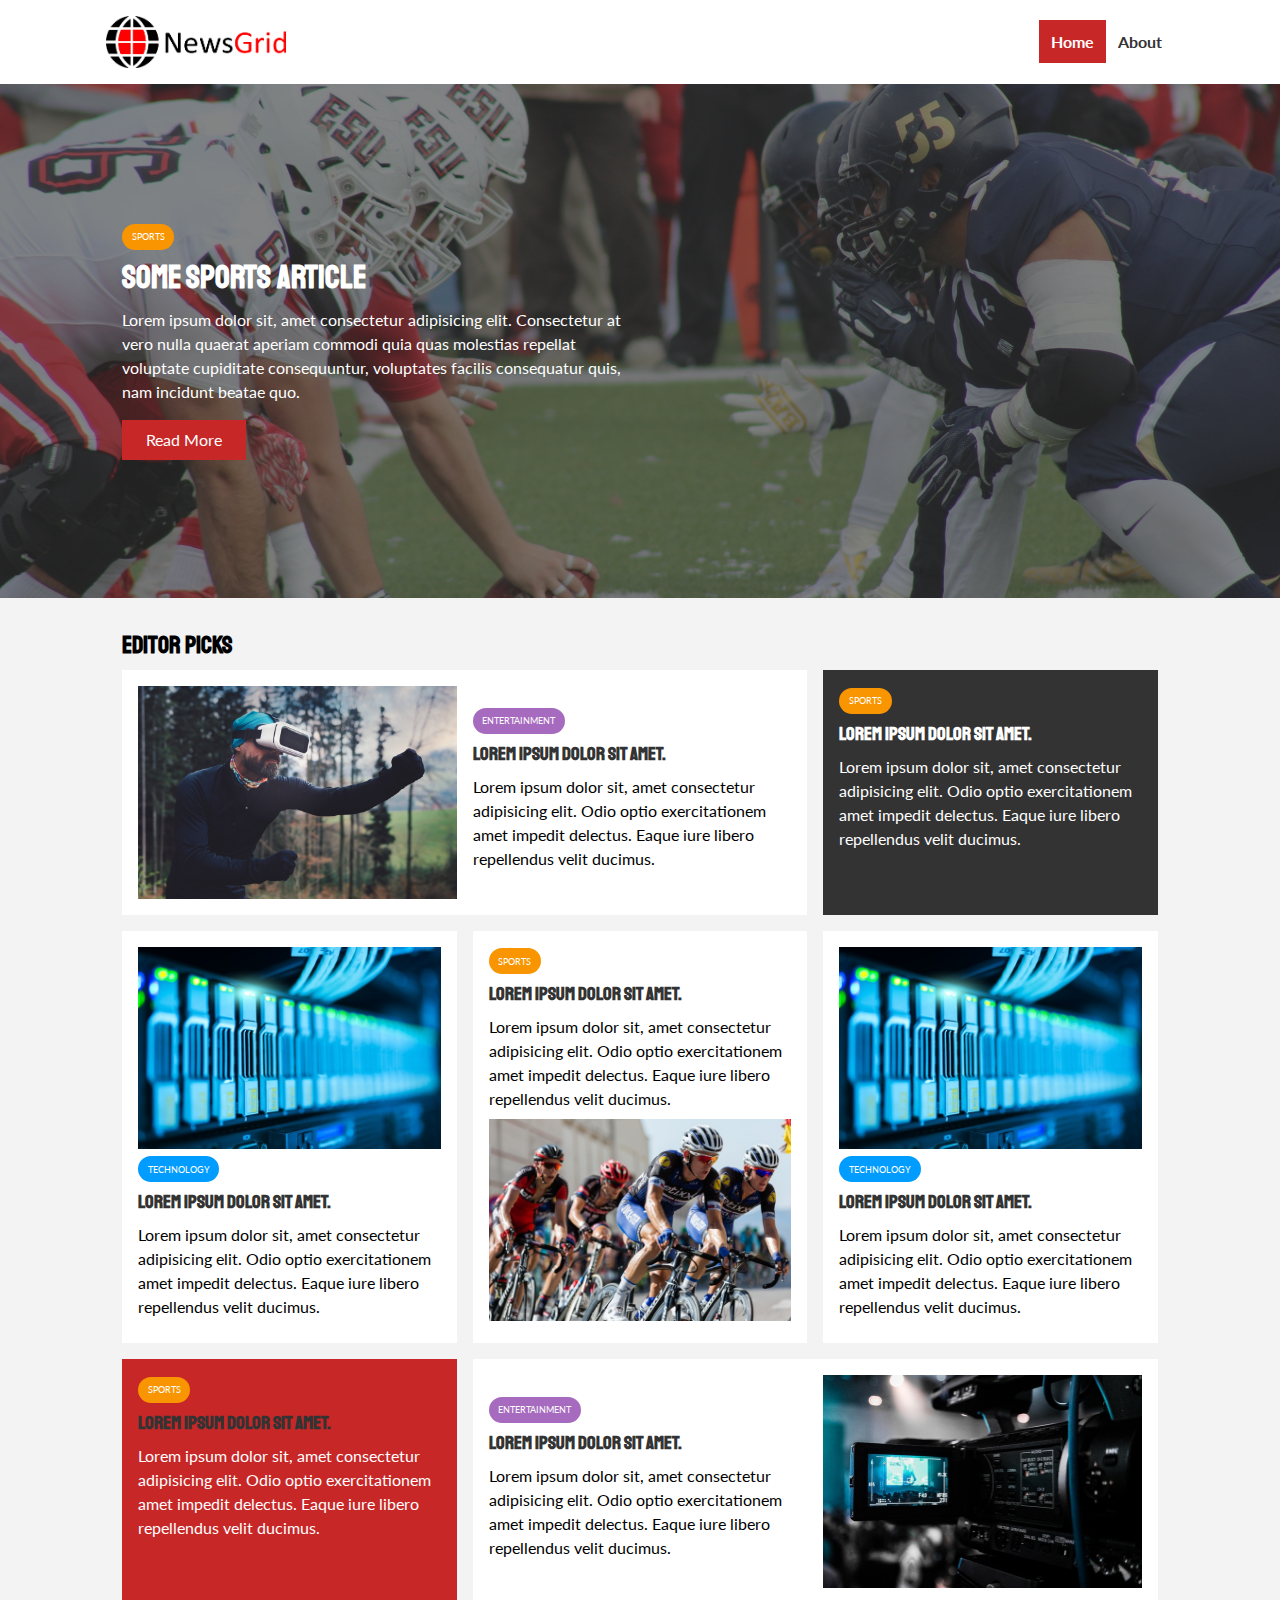
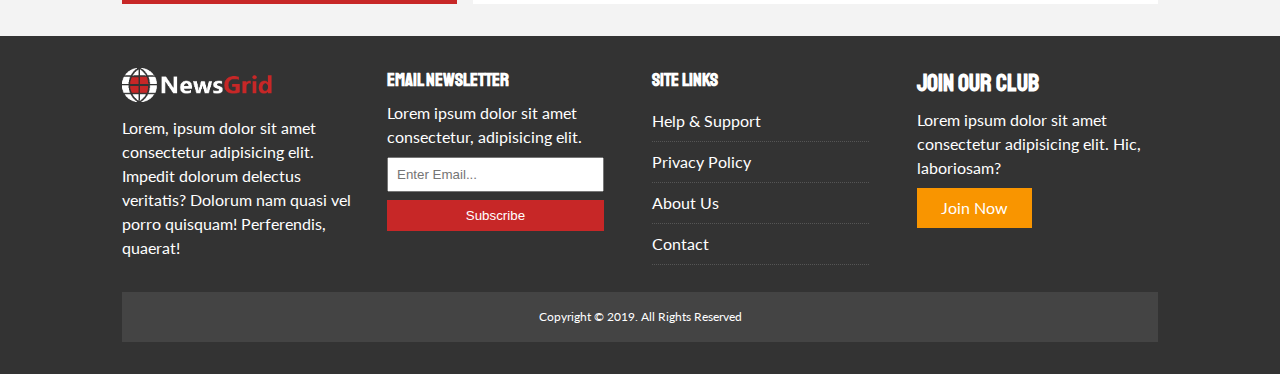
<file: index.html>
<!DOCTYPE html>
<html lang="en">
  <head>
    <meta charset="UTF-8" />
    <meta name="viewport" content="width=device-width, initial-scale=1.0" />
    <meta http-equiv="X-UA-Compatible" content="ie=edge" />
    <link
      rel="stylesheet"
      href="https://use.fontawesome.com/releases/v5.8.1/css/all.css"
      integrity="sha384-50oBUHEmvpQ+1lW4y57PTFmhCaXp0ML5d60M1M7uH2+nqUivzIebhndOJK28anvf"
      crossorigin="anonymous"
    />
    <link
      href="https://fonts.googleapis.com/css?family=Lato|Staatliches"
      rel="stylesheet"
    />
    <link rel="stylesheet" href="css/style.css" />
    <link
      rel="stylesheet"
      media="screen and (max-width: 768px)"
      href="css/mobile.css"
    />
    <link rel="shortcut icon" type="image/x-icon" href="/favicon.ico" />
    <link rel="shortcut icon" type="image/x-icon" href="favicon.ico" />
    <title>NewsGrid | Latest News</title>
  </head>
  <body>
    <nav id="main-nav">
      <div class="container">
        <img src="logo.png" alt="NewsGrid" class="logo" />
        <div class="social">
          <a href="http://facebook.com" target="_blank"
            ><i class="fab fa-facebook fa-2x"></i
          ></a>
          <a href="http://twitter.com" target="_blank"
            ><i class="fab fa-twitter fa-2x"></i
          ></a>
          <a href="http://instagram.com" target="_blank"
            ><i class="fab fa-instagram fa-2x"></i
          ></a>
          <a href="http://youtube.com" target="_blank"
            ><i class="fab fa-youtube fa-2x"></i
          ></a>
        </div>
        <ul>
          <li><a class="current" href="index.html">Home</a></li>
          <li><a href="about.html">About</a></li>
        </ul>
      </div>
    </nav>
    <!-- Showcase -->
    <header id="showcase">
      <div class="container">
        <div class="showcase-container">
          <div class="showcase-content">
            <div class="category category-sports">Sports</div>
            <h1>Some Sports Article</h1>
            <p>
              Lorem ipsum dolor sit, amet consectetur adipisicing elit.
              Consectetur at vero nulla quaerat aperiam commodi quia quas
              molestias repellat voluptate cupiditate consequuntur, voluptates
              facilis consequatur quis, nam incidunt beatae quo.
            </p>
            <a href="article.html" class="btn btn-primary">Read More</a>
          </div>
        </div>
      </div>
    </header>
    <!-- Home Articles -->
    <section id="home-articles" class="py-2">
      <div class="container">
        <h2>Editor Picks</h2>
        <div class="articles-container">
          <article class="card">
            <img src="img/articles/ent1.jpg" alt="" />
            <div>
              <div class="category category-ent">Entertainment</div>
              <h3>
                <a href="article.html">Lorem ipsum dolor sit amet.</a>
              </h3>
              <p>
                Lorem ipsum dolor sit, amet consectetur adipisicing elit. Odio
                optio exercitationem amet impedit delectus. Eaque iure libero
                repellendus velit ducimus.
              </p>
            </div>
          </article>
          <article class="card bg-dark">
            <div class="category category-sports">Sports</div>
            <h3>
              <a href="article.html">Lorem ipsum dolor sit amet.</a>
            </h3>
            <p>
              Lorem ipsum dolor sit, amet consectetur adipisicing elit. Odio
              optio exercitationem amet impedit delectus. Eaque iure libero
              repellendus velit ducimus.
            </p>
          </article>
          <article class="card">
            <img src="img/articles/tech1.jpg" alt="" />
            <div class="category category-tech">Technology</div>
            <h3>
              <a href="article.html">Lorem ipsum dolor sit amet.</a>
            </h3>
            <p>
              Lorem ipsum dolor sit, amet consectetur adipisicing elit. Odio
              optio exercitationem amet impedit delectus. Eaque iure libero
              repellendus velit ducimus.
            </p>
          </article>
          <article class="card">
            <div class="category category-sports">Sports</div>
            <h3>
              <a href="article.html">Lorem ipsum dolor sit amet.</a>
            </h3>
            <p>
              Lorem ipsum dolor sit, amet consectetur adipisicing elit. Odio
              optio exercitationem amet impedit delectus. Eaque iure libero
              repellendus velit ducimus.
            </p>
            <img src="img/articles/sports1.jpg" alt="" />
          </article>
          <article class="card">
            <img src="img/articles/tech1.jpg" alt="" />
            <div class="category category-tech">Technology</div>
            <h3>
              <a href="article.html">Lorem ipsum dolor sit amet.</a>
            </h3>
            <p>
              Lorem ipsum dolor sit, amet consectetur adipisicing elit. Odio
              optio exercitationem amet impedit delectus. Eaque iure libero
              repellendus velit ducimus.
            </p>
          </article>
          <article class="card bg-primary">
            <div class="category category-sports">Sports</div>
            <h3>
              <a href="article.html">Lorem ipsum dolor sit amet.</a>
            </h3>
            <p>
              Lorem ipsum dolor sit, amet consectetur adipisicing elit. Odio
              optio exercitationem amet impedit delectus. Eaque iure libero
              repellendus velit ducimus.
            </p>
          </article>
          <article class="card">
            <div>
              <div class="category category-ent">Entertainment</div>
              <h3>
                <a href="article.html">Lorem ipsum dolor sit amet.</a>
              </h3>
              <p>
                Lorem ipsum dolor sit, amet consectetur adipisicing elit. Odio
                optio exercitationem amet impedit delectus. Eaque iure libero
                repellendus velit ducimus.
              </p>
            </div>
            <img src="img/articles/ent2.jpg" alt="" />
          </article>
        </div>
      </div>
    </section>
    <!-- Footer -->
    <footer id="main-footer" class="py-2">
      <div class="container footer-container">
        <div>
          <img src="img/logo_light.png" alt="NewsGrid" />
          <p>
            Lorem, ipsum dolor sit amet consectetur adipisicing elit. Impedit
            dolorum delectus veritatis? Dolorum nam quasi vel porro quisquam!
            Perferendis, quaerat!
          </p>
        </div>
        <div>
          <h3>Email Newsletter</h3>
          <p>Lorem ipsum dolor sit amet consectetur, adipisicing elit.</p>
          <form name="contact" method="POST" data-netlify="true">
            <input type="email" name="email" placeholder="Enter Email..." />
            <input type="submit" value="Subscribe" class="btn btn-primary" />
          </form>
        </div>
        <div>
          <h3>Site Links</h3>
          <ul class="list">
            <li><a href="#">Help & Support</a></li>
            <li><a href="#">Privacy Policy</a></li>
            <li><a href="#">About Us</a></li>
            <li><a href="#">Contact</a></li>
          </ul>
        </div>
        <div>
          <h2>Join Our Club</h2>
          <p>
            Lorem ipsum dolor sit amet consectetur adipisicing elit. Hic,
            laboriosam?
          </p>
          <a href="#" class="btn btn-secondary">Join Now</a>
        </div>
        <div>
          <p>Copyright &copy; 2019. All Rights Reserved</p>
        </div>
      </div>
    </footer>
  </body>
</html>
</file>
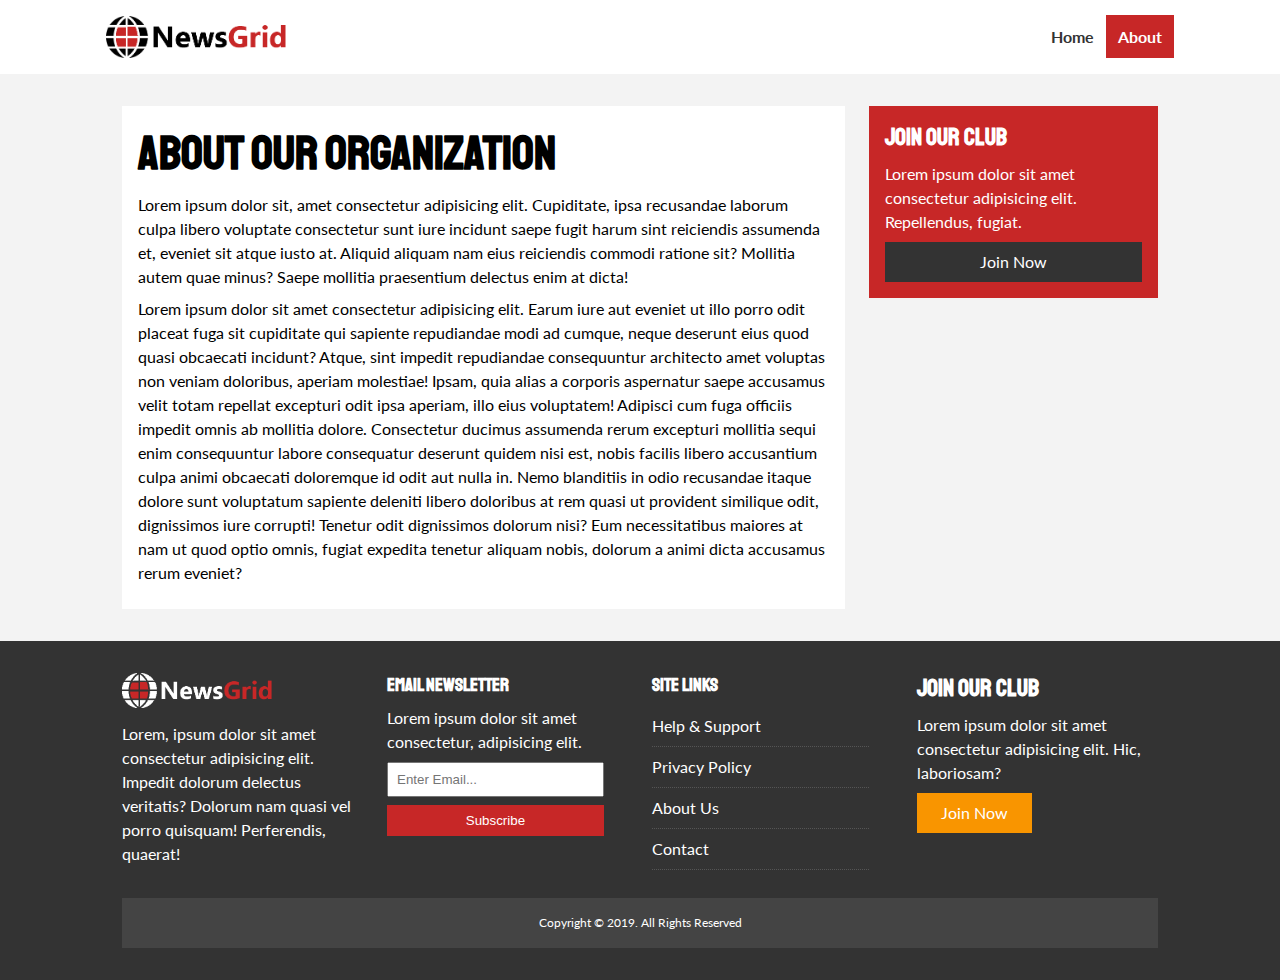
<file: about.html>
<!DOCTYPE html>
<html lang="en">
  <head>
    <meta charset="UTF-8" />
    <meta name="viewport" content="width=device-width, initial-scale=1.0" />
    <meta http-equiv="X-UA-Compatible" content="ie=edge" />
    <link
      rel="stylesheet"
      href="https://use.fontawesome.com/releases/v5.8.1/css/all.css"
      integrity="sha384-50oBUHEmvpQ+1lW4y57PTFmhCaXp0ML5d60M1M7uH2+nqUivzIebhndOJK28anvf"
      crossorigin="anonymous"
    />
    <link
      href="https://fonts.googleapis.com/css?family=Lato|Staatliches"
      rel="stylesheet"
    />
    <link rel="stylesheet" href="css/style.css" />
    <link
      rel="stylesheet"
      media="screen and (max-width: 768px)"
      href="css/mobile.css"
    />
    <link rel="shortcut icon" type="image/x-icon" href="/favicon.ico" />
    <link rel="shortcut icon" type="image/x-icon" href="favicon.ico" />
    <title>NewsGrid | About</title>
  </head>
  <body>
    <nav id="main-nav">
      <div class="container">
        <img src="img/logo.png" alt="NewsGrid" class="logo" />
        <div class="social">
          <a href="http://facebook.com" target="_blank"
            ><i class="fab fa-facebook fa-2x"></i
          ></a>
          <a href="http://twitter.com" target="_blank"
            ><i class="fab fa-twitter fa-2x"></i
          ></a>
          <a href="http://instagram.com" target="_blank"
            ><i class="fab fa-instagram fa-2x"></i
          ></a>
          <a href="http://youtube.com" target="_blank"
            ><i class="fab fa-youtube fa-2x"></i
          ></a>
        </div>
        <ul>
          <li><a href="index.html">Home</a></li>
          <li><a class="current" href="about.html">About</a></li>
        </ul>
      </div>
    </nav>

    <section id="about">
      <div class="container">
        <div class="page-container">
          <article class="card">
            <h1 class="l-heading">About Our Organization</h1>
            <p>
              Lorem ipsum dolor sit, amet consectetur adipisicing elit.
              Cupiditate, ipsa recusandae laborum culpa libero voluptate
              consectetur sunt iure incidunt saepe fugit harum sint reiciendis
              assumenda et, eveniet sit atque iusto at. Aliquid aliquam nam eius
              reiciendis commodi ratione sit? Mollitia autem quae minus? Saepe
              mollitia praesentium delectus enim at dicta!
            </p>
            <p>
              Lorem ipsum dolor sit amet consectetur adipisicing elit. Earum
              iure aut eveniet ut illo porro odit placeat fuga sit cupiditate
              qui sapiente repudiandae modi ad cumque, neque deserunt eius quod
              quasi obcaecati incidunt? Atque, sint impedit repudiandae
              consequuntur architecto amet voluptas non veniam doloribus,
              aperiam molestiae! Ipsam, quia alias a corporis aspernatur saepe
              accusamus velit totam repellat excepturi odit ipsa aperiam, illo
              eius voluptatem! Adipisci cum fuga officiis impedit omnis ab
              mollitia dolore. Consectetur ducimus assumenda rerum excepturi
              mollitia sequi enim consequuntur labore consequatur deserunt
              quidem nisi est, nobis facilis libero accusantium culpa animi
              obcaecati doloremque id odit aut nulla in. Nemo blanditiis in odio
              recusandae itaque dolore sunt voluptatum sapiente deleniti libero
              doloribus at rem quasi ut provident similique odit, dignissimos
              iure corrupti! Tenetur odit dignissimos dolorum nisi? Eum
              necessitatibus maiores at nam ut quod optio omnis, fugiat expedita
              tenetur aliquam nobis, dolorum a animi dicta accusamus rerum
              eveniet?
            </p>
          </article>
          <aside class="card bg-primary">
            <h2>Join Our Club</h2>
            <p>
              Lorem ipsum dolor sit amet consectetur adipisicing elit.
              Repellendus, fugiat.
            </p>
            <a href="#" class="btn btn-dark btn-block">Join Now</a>
          </aside>
        </div>
      </div>
    </section>

    <!-- Footer -->
    <footer id="main-footer" class="py-2">
      <div class="container footer-container">
        <div>
          <img src="img/logo_light.png" alt="NewsGrid" />
          <p>
            Lorem, ipsum dolor sit amet consectetur adipisicing elit. Impedit
            dolorum delectus veritatis? Dolorum nam quasi vel porro quisquam!
            Perferendis, quaerat!
          </p>
        </div>
        <div>
          <h3>Email Newsletter</h3>
          <p>Lorem ipsum dolor sit amet consectetur, adipisicing elit.</p>
          <form name="contact" method="POST" data-netlify="true">
            <input type="email" name="email" placeholder="Enter Email..." />
            <input type="submit" value="Subscribe" class="btn btn-primary" />
          </form>
        </div>
        <div>
          <h3>Site Links</h3>
          <ul class="list">
            <li><a href="#">Help & Support</a></li>
            <li><a href="#">Privacy Policy</a></li>
            <li><a href="#">About Us</a></li>
            <li><a href="#">Contact</a></li>
          </ul>
        </div>
        <div>
          <h2>Join Our Club</h2>
          <p>
            Lorem ipsum dolor sit amet consectetur adipisicing elit. Hic,
            laboriosam?
          </p>
          <a href="#" class="btn btn-secondary">Join Now</a>
        </div>
        <div>
          <p>Copyright &copy; 2019. All Rights Reserved</p>
        </div>
      </div>
    </footer>
  </body>
</html>
</file>
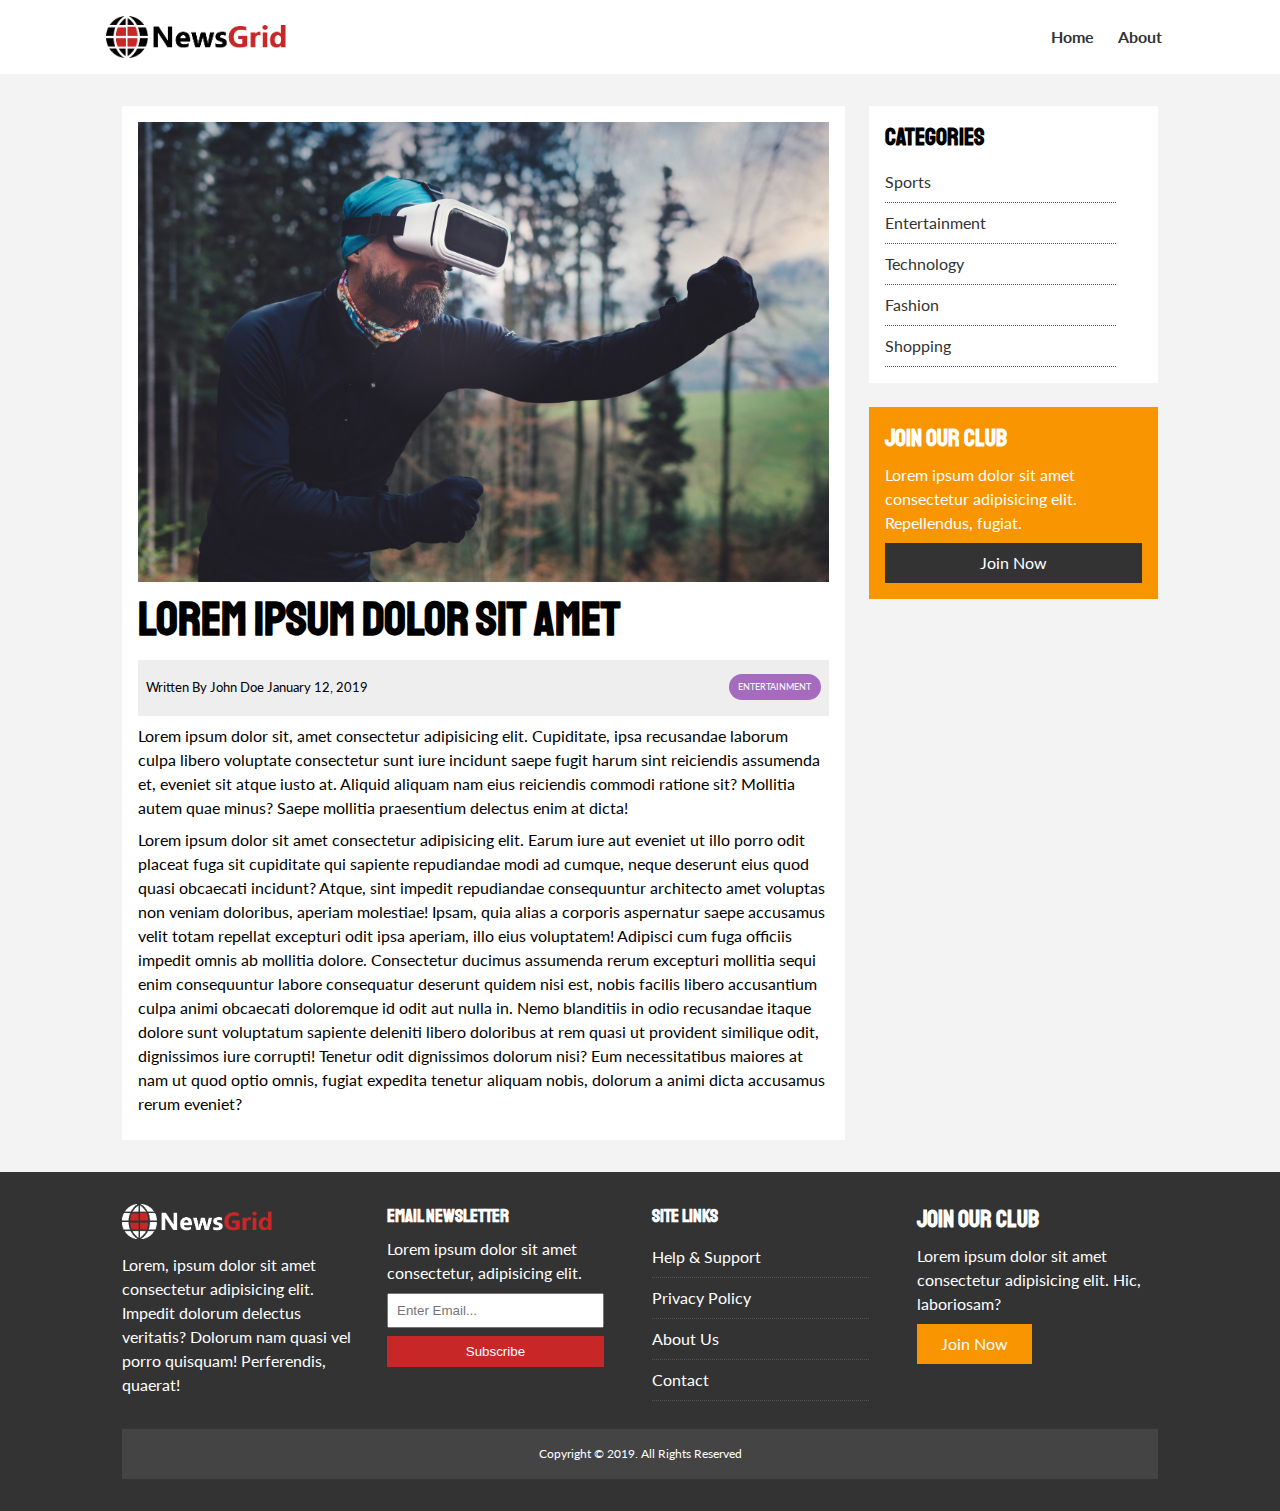
<file: article.html>
<!DOCTYPE html>
<html lang="en">
  <head>
    <meta charset="UTF-8" />
    <meta name="viewport" content="width=device-width, initial-scale=1.0" />
    <meta http-equiv="X-UA-Compatible" content="ie=edge" />
    <link
      rel="stylesheet"
      href="https://use.fontawesome.com/releases/v5.8.1/css/all.css"
      integrity="sha384-50oBUHEmvpQ+1lW4y57PTFmhCaXp0ML5d60M1M7uH2+nqUivzIebhndOJK28anvf"
      crossorigin="anonymous"
    />
    <link
      href="https://fonts.googleapis.com/css?family=Lato|Staatliches"
      rel="stylesheet"
    />
    <link rel="stylesheet" href="css/style.css" />
    <link
      rel="stylesheet"
      media="screen and (max-width: 768px)"
      href="css/mobile.css"
    />
    <link rel="shortcut icon" type="image/x-icon" href="/favicon.ico" />
    <link rel="shortcut icon" type="image/x-icon" href="favicon.ico" />
    <title>NewsGrid | Latest Article</title>
  </head>
  <body>
    <nav id="main-nav">
      <div class="container">
        <img src="img/logo.png" alt="NewsGrid" class="logo" />
        <div class="social">
          <a href="http://facebook.com" target="_blank"
            ><i class="fab fa-facebook fa-2x"></i
          ></a>
          <a href="http://twitter.com" target="_blank"
            ><i class="fab fa-twitter fa-2x"></i
          ></a>
          <a href="http://instagram.com" target="_blank"
            ><i class="fab fa-instagram fa-2x"></i
          ></a>
          <a href="http://youtube.com" target="_blank"
            ><i class="fab fa-youtube fa-2x"></i
          ></a>
        </div>
        <ul>
          <li><a href="index.html">Home</a></li>
          <li><a href="about.html">About</a></li>
        </ul>
      </div>
    </nav>

    <section id="article">
      <div class="container">
        <div class="page-container">
          <article class="card">
            <img src="img/articles/ent1.jpg" alt="" />
            <h1 class="l-heading">Lorem ipsum dolor sit amet</h1>
            <div class="meta">
              <small>
                <i class="fas fa-user"></i> Written By John Doe January 12, 2019
              </small>
              <div class="category category-ent">Entertainment</div>
            </div>
            <p>
              Lorem ipsum dolor sit, amet consectetur adipisicing elit.
              Cupiditate, ipsa recusandae laborum culpa libero voluptate
              consectetur sunt iure incidunt saepe fugit harum sint reiciendis
              assumenda et, eveniet sit atque iusto at. Aliquid aliquam nam eius
              reiciendis commodi ratione sit? Mollitia autem quae minus? Saepe
              mollitia praesentium delectus enim at dicta!
            </p>
            <p>
              Lorem ipsum dolor sit amet consectetur adipisicing elit. Earum
              iure aut eveniet ut illo porro odit placeat fuga sit cupiditate
              qui sapiente repudiandae modi ad cumque, neque deserunt eius quod
              quasi obcaecati incidunt? Atque, sint impedit repudiandae
              consequuntur architecto amet voluptas non veniam doloribus,
              aperiam molestiae! Ipsam, quia alias a corporis aspernatur saepe
              accusamus velit totam repellat excepturi odit ipsa aperiam, illo
              eius voluptatem! Adipisci cum fuga officiis impedit omnis ab
              mollitia dolore. Consectetur ducimus assumenda rerum excepturi
              mollitia sequi enim consequuntur labore consequatur deserunt
              quidem nisi est, nobis facilis libero accusantium culpa animi
              obcaecati doloremque id odit aut nulla in. Nemo blanditiis in odio
              recusandae itaque dolore sunt voluptatum sapiente deleniti libero
              doloribus at rem quasi ut provident similique odit, dignissimos
              iure corrupti! Tenetur odit dignissimos dolorum nisi? Eum
              necessitatibus maiores at nam ut quod optio omnis, fugiat expedita
              tenetur aliquam nobis, dolorum a animi dicta accusamus rerum
              eveniet?
            </p>
          </article>
          <aside id="categories" class="card">
            <h2>Categories</h2>
            <ul class="list">
              <li>
                <a href="#"><i class="fas fa-chevron-right"></i> Sports</a>
              </li>
              <li>
                <a href="#"
                  ><i class="fas fa-chevron-right"></i> Entertainment</a
                >
              </li>
              <li>
                <a href="#"><i class="fas fa-chevron-right"></i> Technology</a>
              </li>
              <li>
                <a href="#"><i class="fas fa-chevron-right"></i> Fashion</a>
              </li>
              <li>
                <a href="#"><i class="fas fa-chevron-right"></i> Shopping </a>
              </li>
            </ul>
          </aside>
          <aside class="card bg-secondary">
            <h2>Join Our Club</h2>
            <p>
              Lorem ipsum dolor sit amet consectetur adipisicing elit.
              Repellendus, fugiat.
            </p>
            <a href="#" class="btn btn-dark btn-block">Join Now</a>
          </aside>
        </div>
      </div>
    </section>

    <!-- Footer -->
    <footer id="main-footer" class="py-2">
      <div class="container footer-container">
        <div>
          <img src="img/logo_light.png" alt="NewsGrid" />
          <p>
            Lorem, ipsum dolor sit amet consectetur adipisicing elit. Impedit
            dolorum delectus veritatis? Dolorum nam quasi vel porro quisquam!
            Perferendis, quaerat!
          </p>
        </div>
        <div>
          <h3>Email Newsletter</h3>
          <p>Lorem ipsum dolor sit amet consectetur, adipisicing elit.</p>
          <form name="contact" method="POST" data-netlify="true">
            <input type="email" name="email" placeholder="Enter Email..." />
            <input type="submit" value="Subscribe" class="btn btn-primary" />
          </form>
        </div>
        <div>
          <h3>Site Links</h3>
          <ul class="list">
            <li><a href="#">Help & Support</a></li>
            <li><a href="#">Privacy Policy</a></li>
            <li><a href="#">About Us</a></li>
            <li><a href="#">Contact</a></li>
          </ul>
        </div>
        <div>
          <h2>Join Our Club</h2>
          <p>
            Lorem ipsum dolor sit amet consectetur adipisicing elit. Hic,
            laboriosam?
          </p>
          <a href="#" class="btn btn-secondary">Join Now</a>
        </div>
        <div>
          <p>Copyright &copy; 2019. All Rights Reserved</p>
        </div>
      </div>
    </footer>
  </body>
</html>
</file>
<file: css/style.css>
:root {
  --primary-color: #c72727;
  --secondary-color: #f99500;
  --light-color: #f3f3f3;
  --dark-color: #333;
  --max-width: 1100px;
}

.category {
  --sports-color: #f99500;
  --ent-color: #a66bbe;
  --tech-color: #009cff;
}

* {
  margin: 0;
  padding: 0;
  box-sizing: border-box;
}

body {
  font-family: "Lato", sans-serif;
  line-height: 1.5;
  background: var(--light-color);
}

a {
  color: #333;
  text-decoration: none;
}

ul {
  list-style: none;
}

p {
  margin: 0.5rem 0;
}

img {
  width: 100%;
}

h1,
h2,
h3,
h4,
h5,
h6 {
  font-family: "Staatliches", cursive;
  margin-bottom: 0.55rem;
  line-height: 1.3;
}

/* Utility */
.container {
  max-width: var(--max-width);
  margin: auto;
  padding: 0 2rem;
  overflow: hidden;
}

.category {
  display: inline-block;
  color: #fff;
  font-size: 0.55rem;
  text-transform: uppercase;
  padding: 0.4rem 0.6rem;
  border-radius: 15px;
  margin-bottom: 0.5rem;
}

.category-sports {
  background: var(--sports-color);
}
.category-ent {
  background: var(--ent-color);
}
.category-tech {
  background: var(--tech-color);
}

.btn {
  display: inline-block;
  border: none;
  background: var(--dark-color);
  color: #fff;
  padding: 0.5rem 1.5rem;
}

.btn-light {
  background: var(--light-color);
}
.btn-primary {
  background: var(--primary-color);
}
.btn-secondary {
  background: var(--secondary-color);
}

.btn:hover {
  opacity: 0.9;
}

.btn-block {
  display: block;
  width: 100%;
  text-align: center;
}

.card {
  background: #fff;
  padding: 1rem;
}

.bg-dark {
  background: var(--dark-color);
  color: #fff;
}

.bg-primary {
  background: var(--primary-color);
  color: #fff;
}

.bg-secondary {
  background: var(--secondary-color);
  color: #fff;
}

.bg-dark h1,
.bg-dark h2,
.bg-dark h3,
.bg-dark a,
.primary-dark h1,
.primary-dark h2,
.primary-dark h3,
.primary-dark a,
.secondary-dark h1,
.secondary-dark h2,
.secondary-dark h3,
.secondary-dark a {
  color: #fff;
}

.py-1 {
  padding: 1.5rem 0;
}
.py-2 {
  padding: 2rem 0;
}
.py-3 {
  padding: 3rem 0;
}
.p-1 {
  padding: 1.5rem;
}
.p-2 {
  padding: 2rem;
}
.p-3 {
  padding: 3rem;
}

.l-heading {
  font-size: 3rem;
}

.list li {
  padding: 0.5rem 0;
  border-bottom: #555 dotted 1px;
  width: 90%;
}

.list li a:hover {
  color: var(--primary-color) !important;
}

/* Inner page grid container.  article will be main area and everything else will be in a sidebar */
.page-container {
  display: grid;
  grid-template-columns: 5fr 2fr;
  margin: 2rem 0;
  grid-gap: 1.5rem;
}

/* By causing the first-child (in this case the article element) to span multiple rows, any additional content widgets can be added to the sidebar simply by placing them within the page-container and outside of the first-child.  to add even more content, you can increase the number of rows to span ( >3 ) */
.page-container > *:first-child {
  grid-row: 1 / span 3;
}

/* Navigation */
#main-nav {
  background: #fff;
  position: sticky;
  top: 0;
  z-index: 2;
}

#main-nav .container {
  display: grid;
  grid-template-columns: 6fr 3fr 2fr;
  padding: 1rem;
  align-items: center;
}

#main-nav .logo {
  width: 180px;
}

#main-nav ul {
  justify-self: end;
  display: flex;
}

#main-nav ul li a {
  padding: 0.75rem;
  font-weight: bold;
}

#main-nav ul li a.current {
  background: var(--primary-color);
  color: #fff;
}

#main-nav ul li a:hover {
  background: var(--light-color);
  color: var(--dark-color);
}

#main-nav .social {
  justify-self: center;
}

#main-nav .social i {
  color: #777;
  margin-right: 0.5rem;
}

/* Showcase */
#showcase {
  color: #fff;
  background: #333;
  padding: 2rem;
  position: relative;
}

#showcase:before {
  content: "";
  background: url("../img/featured.jpg") no-repeat center center/cover;
  position: absolute;
  top: 0;
  left: 0;
  width: 100%;
  height: 100%;
  opacity: 0.4;
}

#showcase .showcase-container {
  display: grid;
  grid-template-columns: repeat(2, 1fr);
  justify-content: center;
  align-items: center;
  height: 50vh;
}

#showcase .showcase-content {
  z-index: 1;
}

#showcase .showcase-content p {
  margin-bottom: 1rem;
}

/* Home Articles */
#home-articles .articles-container {
  display: grid;
  grid-template-columns: repeat(3, 1fr);
  grid-gap: 1rem;
}

/* target whatever element (*) is a direct child (>) that is first (:first-child) */
#home-articles .articles-container > *:first-child,
#home-articles .articles-container > *:last-child {
  display: grid;
  grid-template-columns: repeat(2, 1fr);
  grid-gap: 1rem;
  align-items: center;
  grid-column: 1 / span 2;
}

#home-articles .articles-container > *:last-child {
  grid-column: 2 / span 2;
}

/* Article page */
#article .meta {
  display: flex;
  justify-content: space-between;
  align-items: center;
  background: #eee;
  padding: 0.5rem;
}

#article .meta .category {
  margin-top: 0.4rem;
}

/* Footer */
#main-footer {
  background: var(--dark-color);
  color: #fff;
}

#main-footer img {
  width: 150px;
}

#main-footer a {
  color: #fff;
}

#main-footer .footer-container {
  display: grid;
  grid-template-columns: repeat(4, 1fr);
  grid-gap: 1.5rem;
}

#main-footer .footer-container > *:last-child {
  background: #444;
  grid-column: 1 / span 4;
  padding: 0.5rem;
  text-align: center;
  font-size: 0.75rem;
}

#main-footer .footer-container input[type="email"] {
  width: 90%;
  padding: 0.5rem;
  margin-bottom: 0.5rem;
}

#main-footer .footer-container input[type="submit"] {
  width: 90%;
}
</file>
<file: css/mobile.css>
/* Navigation */
#main-nav .social {
  display: none;
}

#main-nav .container {
  grid-template-columns: 1fr;
  grid-gap: 1.2rem;
}

#main-nav ul,
#main-nav .logo {
  justify-self: center;
}

#main-nav ul li a {
  padding: 0.5rem;
}

#home-articles .articles-container {
  grid-template-columns: repeat(2, 1fr);
}

/* clear span so everything stacks */
#home-articles .articles-container > *:first-child,
#home-articles .articles-container > *:last-child {
  grid-template-columns: 1fr;
  grid-column: 1;
}

@media (max-width: 600px) {
  /* Stack Grid Items */
  #showcase .showcase-container,
  #home-articles .articles-container,
  #main-footer .footer-container {
    grid-template-columns: 1fr;
  }

  /* clear span so everything stacks */
  #main-footer .footer-container > *:last-child {
    grid-column: 1;
  }

  #main-footer .footer-container > *:first-child,
  #main-footer .footer-container > *:nth-child(2) {
    border-bottom: #444 dotted 1px;
    padding-bottom: 1rem;
  }

  /* Inner pages */

  .page-container {
    grid-template-columns: 1fr;
    /* text-align: center; */
  }

  .page-container h1,
  .page-container h2,
  .page-container h3,
  .page-container h4,
  .page-container h5,
  .page-container h6 {
    text-align: center;
  }

  .page-container > *:first-child {
    grid-row: 1;
  }

  .l-heading {
    font-size: 2rem;
  }
}
</file>
